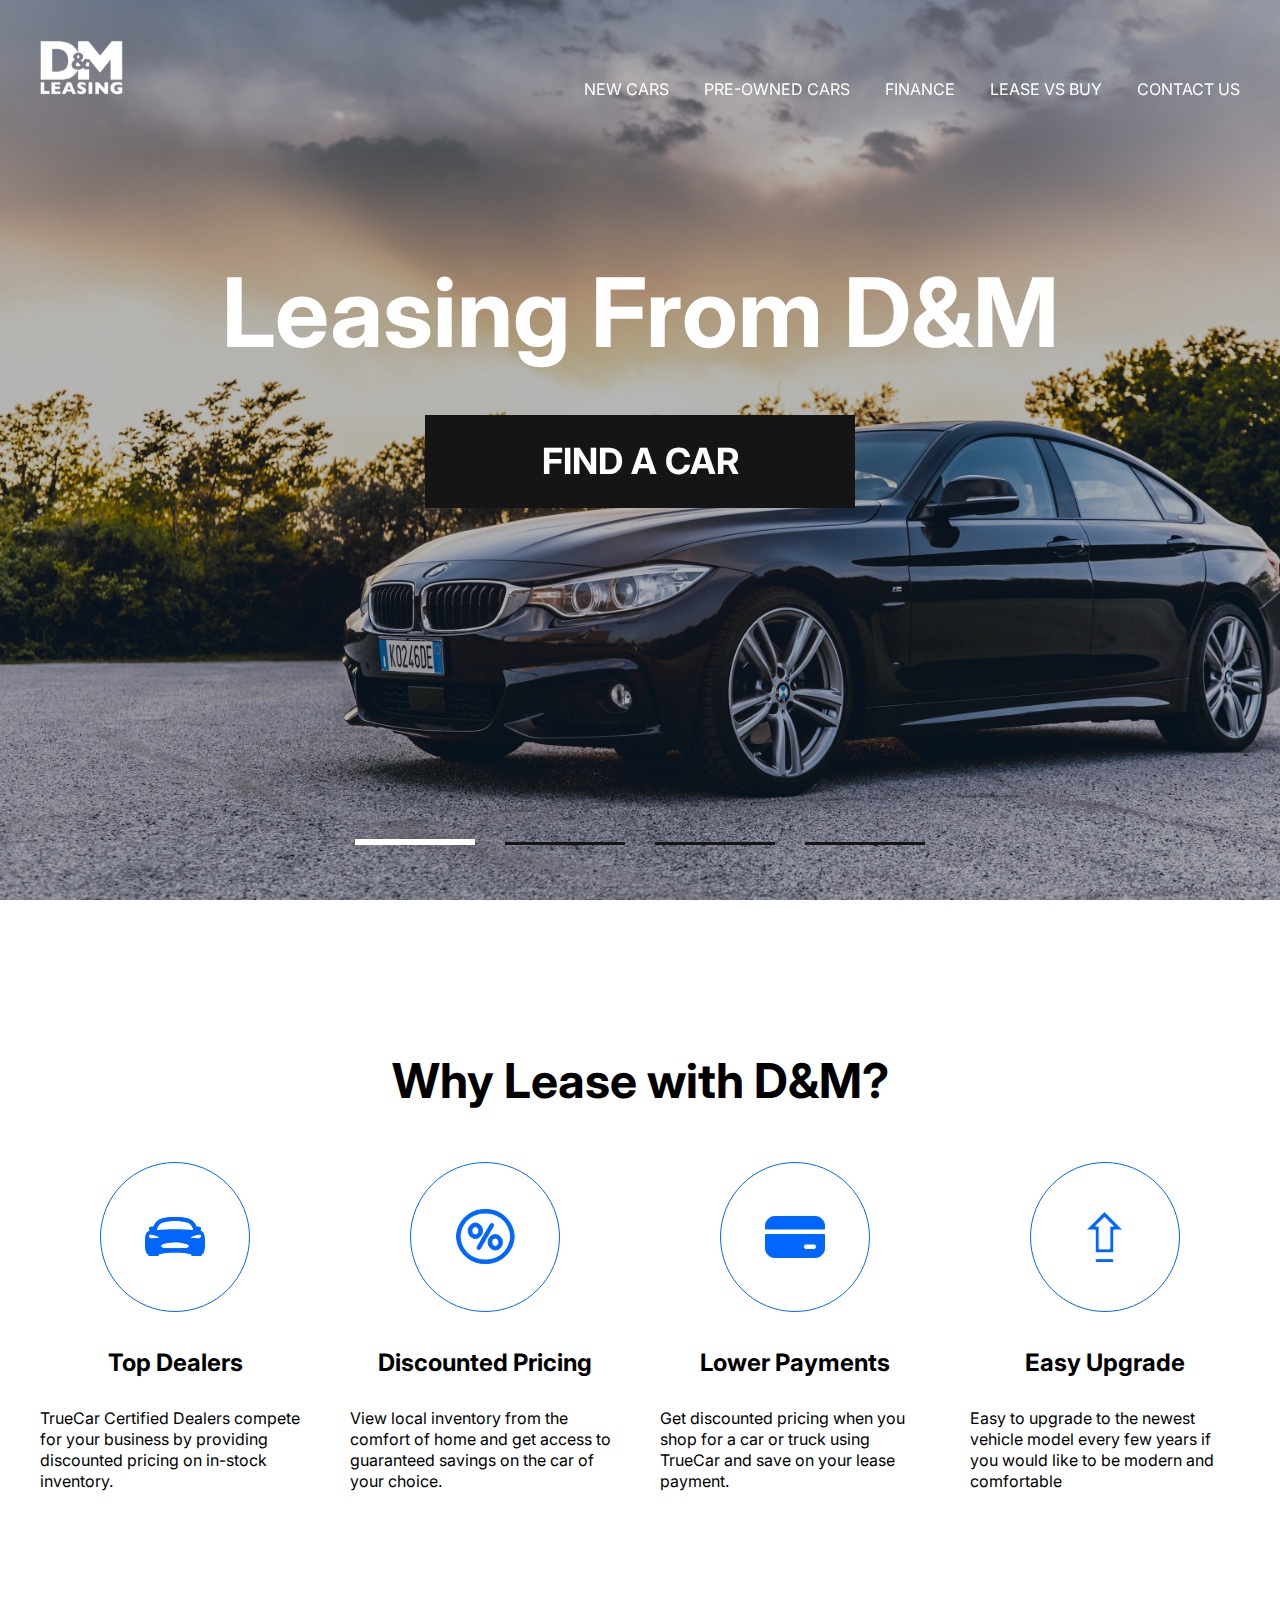
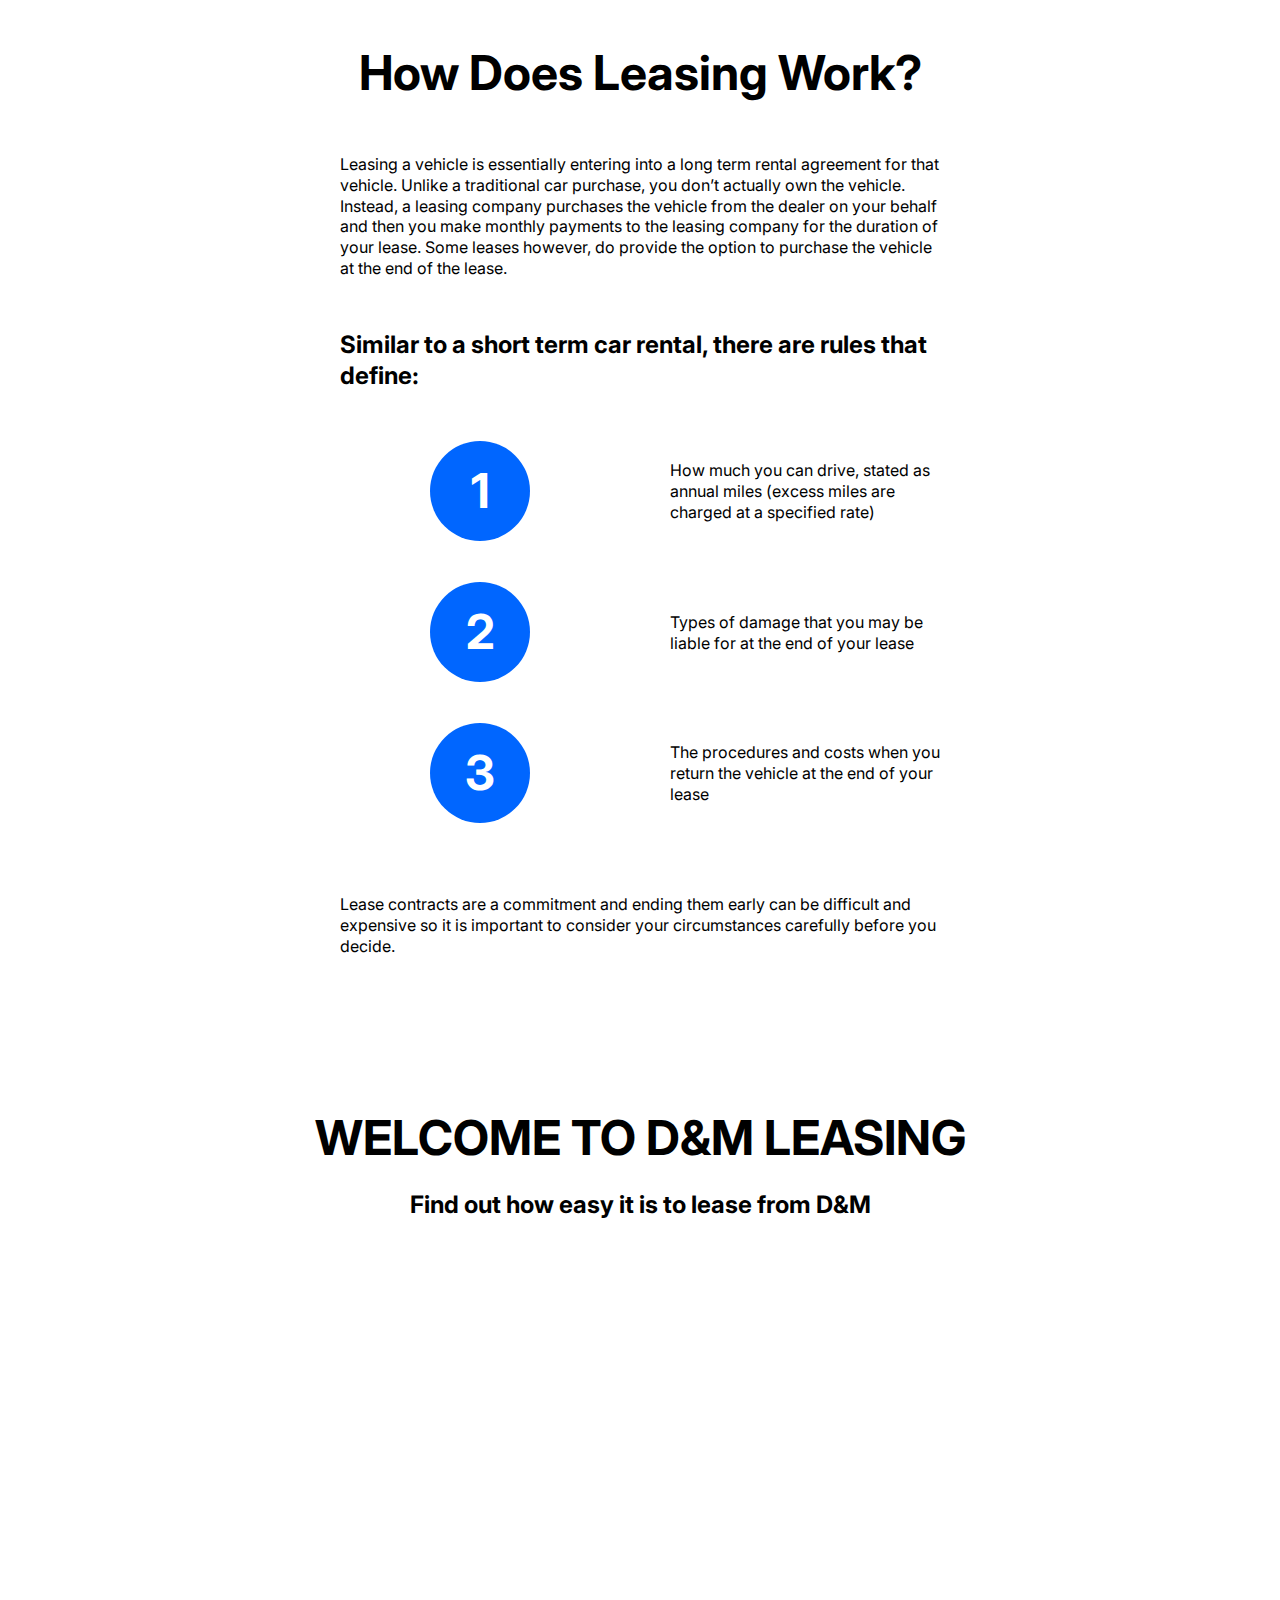
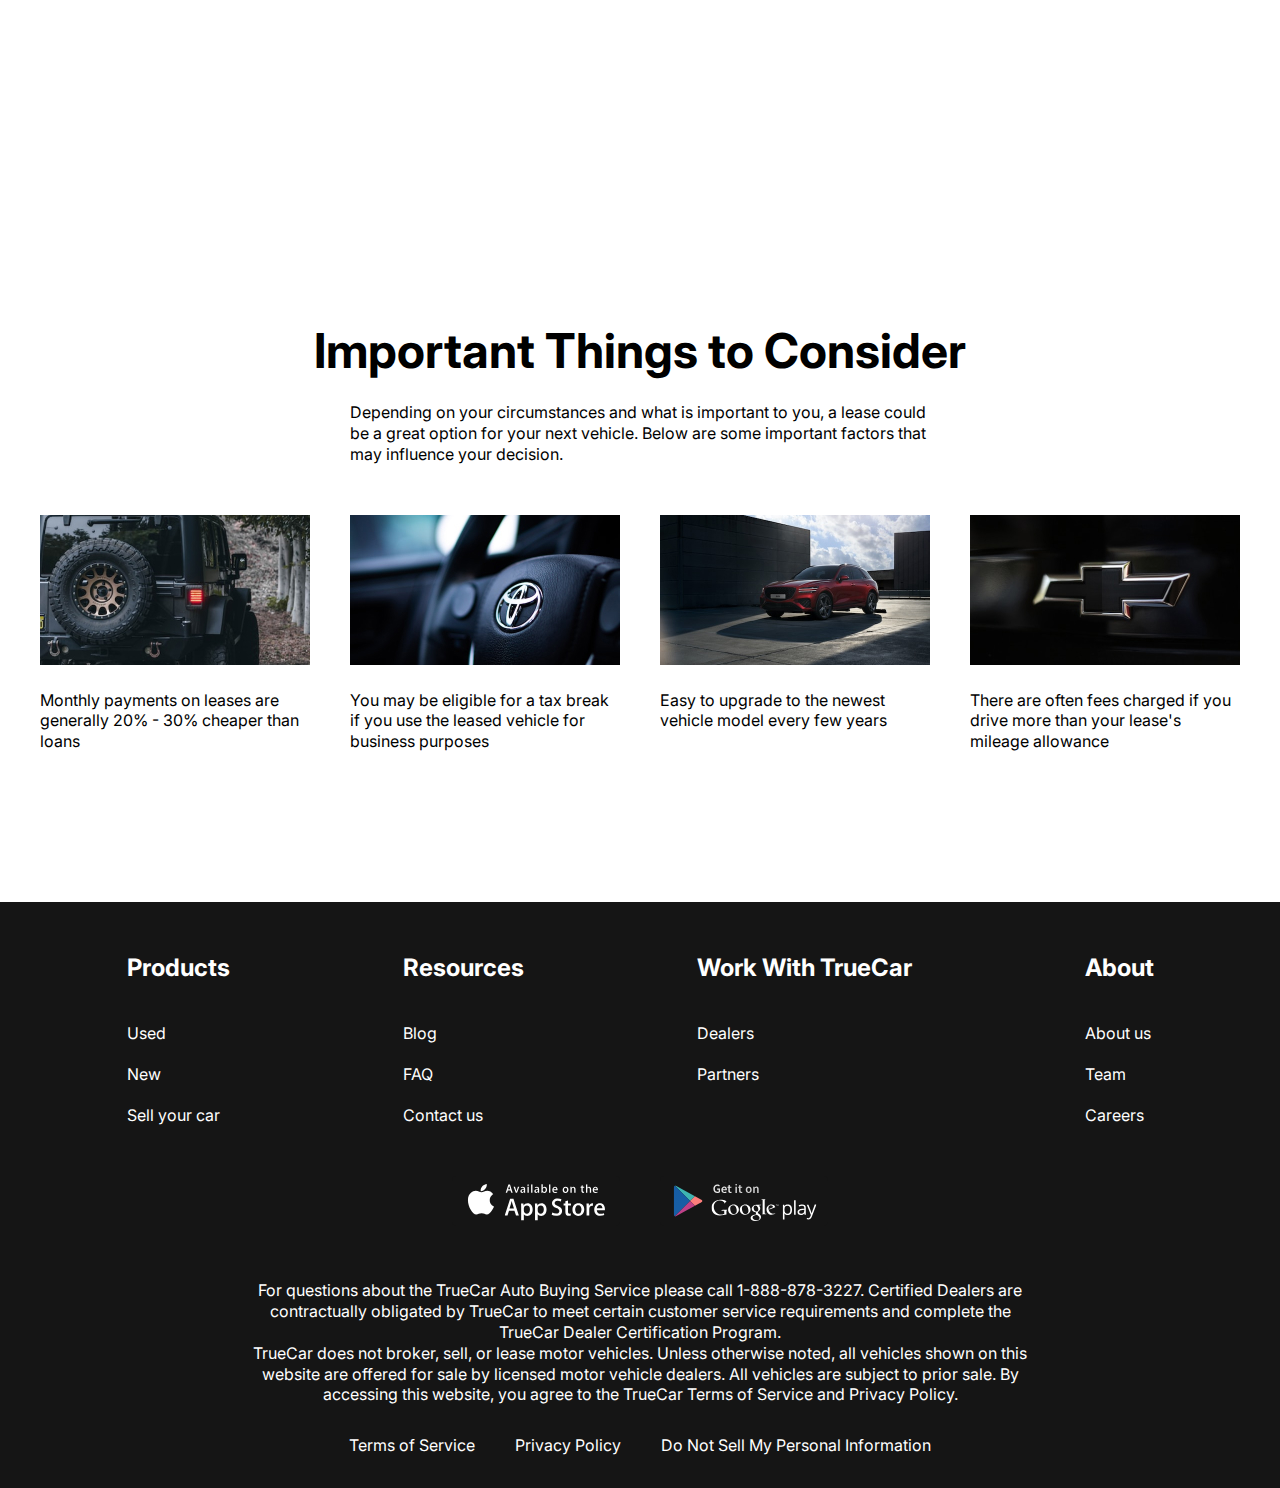
<file: index.html>
<!DOCTYPE html>
<html lang="en">
  <head>
    <meta charset="UTF-8" />
    <meta name="viewport" content="width=device-width, initial-scale=1.0" />
    <title>Lease Cars</title>
    <link rel="preconnect" href="https://fonts.googleapis.com" />
    <link rel="preconnect" href="https://fonts.gstatic.com" crossorigin />
    <link
      href="https://fonts.googleapis.com/css2?family=Inter:wght@400;700&display=swap"
      rel="stylesheet"
    />
    <link rel="stylesheet" href="css/swiper-bundle.min.css" />
    <link rel="stylesheet" href="css/styles.css" />
    <link rel="stylesheet" href="css/adaptive.css" />
  </head>
  <body>
    <div class="wrapper">
      <header class="header header_main">
        <div class="container">
          <div class="header__inner">
            <a href="index.html" class="logo">
              <img src="images/logo.svg" alt="Logo" class="logo__img" />
            </a>
            <nav class="menu">
              <button class="menu__btn">
                <span></span>
                <span></span>
                <span></span>
              </button>
              <ul class="menu__list">
                <li class="menu__list-item">
                  <a href="new-cars.html" class="menu__list-link">NEW CARS</a>
                </li>
                <li class="menu__list-item">
                  <a href="#" class="menu__list-link">PRE-OWNED CARS</a>
                </li>
                <li class="menu__list-item">
                  <a href="#" class="menu__list-link">FINANCE</a>
                </li>
                <li class="menu__list-item">
                  <a href="#" class="menu__list-link">LEASE VS BUY</a>
                </li>
                <li class="menu__list-item">
                  <a href="contacts.html" class="menu__list-link">CONTACT US</a>
                </li>
              </ul>
            </nav>
          </div>
        </div>
      </header>
      <main class="main">
        <section class="top">
          <div class="container">
            <h1 class="top__title">Leasing From D&M</h1>
            <a href="new-cars.html" class="top__link">FIND A CAR</a>
          </div>
        </section>
        <div class="slider">
          <div class="swiper">
            <div class="swiper-wrapper">
              <div
                class="swiper-slide"
                style="background-image: url(images/top-1.jpg)"
              ></div>
              <div
                class="swiper-slide"
                style="background-image: url(images/top-2.jpg)"
              ></div>
              <div
                class="swiper-slide"
                style="background-image: url(images/top-1.jpg)"
              ></div>
              <div
                class="swiper-slide"
                style="background-image: url(images/top-2.jpg)"
              ></div>
            </div>
            <div class="swiper-pagination"></div>
          </div>
        </div>
        <section class="why">
          <div class="container">
            <h2 class="section-title">Why Lease with D&M?</h2>
            <ul class="why__list">
              <li class="why__item">
                <img src="images/why-1.svg" alt="Car" class="why__item-img" />
                <h3 class="why__item-title">Top Dealers</h3>
                <p class="why__item-text">
                  TrueCar Certified Dealers compete for your business by
                  providing discounted pricing on in-stock inventory.
                </p>
              </li>
              <li class="why__item">
                <img
                  src="images/why-2.svg"
                  alt="Discount"
                  class="why__item-img"
                />
                <h3 class="why__item-title">Discounted Pricing</h3>
                <p class="why__item-text">
                  View local inventory from the comfort of home and get access
                  to guaranteed savings on the car of your choice.
                </p>
              </li>
              <li class="why__item">
                <img src="images/why-3.svg" alt="Card" class="why__item-img" />
                <h3 class="why__item-title">Lower Payments</h3>
                <p class="why__item-text">
                  Get discounted pricing when you shop for a car or truck using
                  TrueCar and save on your lease payment.
                </p>
              </li>
              <li class="why__item">
                <img
                  src="images/why-4.svg"
                  alt="Upgrade"
                  class="why__item-img"
                />
                <h3 class="why__item-title">Easy Upgrade</h3>
                <p class="why__item-text">
                  Easy to upgrade to the newest vehicle model every few years if
                  you would like to be modern and comfortable
                </p>
              </li>
            </ul>
          </div>
        </section>
        <section class="how">
          <div class="container">
            <div class="how__inner">
              <h2 class="section-title">How Does Leasing Work?</h2>
              <p class="how__text">
                Leasing a vehicle is essentially entering into a long term
                rental agreement for that vehicle. Unlike a traditional car
                purchase, you don’t actually own the vehicle. Instead, a leasing
                company purchases the vehicle from the dealer on your behalf and
                then you make monthly payments to the leasing company for the
                duration of your lease. Some leases however, do provide the
                option to purchase the vehicle at the end of the lease.
              </p>
              <h4 class="how__title">
                Similar to a short term car rental, there are rules that define:
              </h4>
              <ol class="how__list">
                <li class="how__item">
                  How much you can drive, stated as annual miles (excess miles
                  are charged at a specified rate)
                </li>
                <li class="how__item">
                  Types of damage that you may be liable for at the end of your
                  lease
                </li>
                <li class="how__item">
                  The procedures and costs when you return the vehicle at the
                  end of your lease
                </li>
              </ol>
              <p class="how__text">
                Lease contracts are a commitment and ending them early can be
                difficult and expensive so it is important to consider your
                circumstances carefully before you decide.
              </p>
            </div>
          </div>
        </section>
        <section class="welcome">
          <div class="container">
            <h2 class="section-title welcome__title">WELCOME TO D&M LEASING</h2>
            <p class="welcome__text">
              Find out how easy it is to lease from D&M
            </p>
            <iframe
              class="welcome__video"
              width="1000"
              height="500"
              src="https://www.youtube.com/embed/72RhPZmeoS4?si=w_tvnFvDi1tFaTDL"
              title="YouTube video player"
              frameborder="0"
              allow="accelerometer; autoplay; clipboard-write; encrypted-media; gyroscope; picture-in-picture; web-share"
              referrerpolicy="strict-origin-when-cross-origin"
              allowfullscreen
            ></iframe>
          </div>
        </section>
        <section class="important">
          <div class="container">
            <h2 class="section-title important__title">
              Important Things to Consider
            </h2>
            <p class="important__text">
              Depending on your circumstances and what is important to you, a
              lease could be a great option for your next vehicle. Below are
              some important factors that may influence your decision.
            </p>
            <ul class="important__list">
              <li class="important__item">
                <img
                  src="images/important-1.jpg"
                  alt="Jeep"
                  class="important__item-img"
                />
                <p class="important__item-text">
                  Monthly payments on leases are generally 20% - 30% cheaper
                  than loans
                </p>
              </li>
              <li class="important__item">
                <img
                  src="images/important-2.jpg"
                  alt="Toyota"
                  class="important__item-img"
                />
                <p class="important__item-text">
                  You may be eligible for a tax break if you use the leased
                  vehicle for business purposes
                </p>
              </li>
              <li class="important__item">
                <img
                  src="images/important-3.jpg"
                  alt="Red car"
                  class="important__item-img"
                />
                <p class="important__item-text">
                  Easy to upgrade to the newest vehicle model every few years
                </p>
              </li>
              <li class="important__item">
                <img
                  src="images/important-4.jpg"
                  alt="Chevrolet"
                  class="important__item-img"
                />
                <p class="important__item-text">
                  There are often fees charged if you drive more than your
                  lease's mileage allowance
                </p>
              </li>
            </ul>
          </div>
        </section>
      </main>
      <footer class="footer">
        <div class="container">
          <nav class="footer__menu">
            <ul class="footer__menu-list">
              <li class="footer__menu-item">
                <p class="footer__menu-title">Products</p>
              </li>
              <li class="footer__menu-item">
                <a href="#">Used</a>
              </li>
              <li class="footer__menu-item">
                <a href="#">New</a>
              </li>
              <li class="footer__menu-item">
                <a href="#">Sell your car</a>
              </li>
            </ul>
            <ul class="footer__menu-list">
              <li class="footer__menu-item">
                <p class="footer__menu-title">Resources</p>
              </li>
              <li class="footer__menu-item">
                <a href="#">Blog</a>
              </li>
              <li class="footer__menu-item">
                <a href="#">FAQ</a>
              </li>
              <li class="footer__menu-item">
                <a href="#">Contact us</a>
              </li>
            </ul>
            <ul class="footer__menu-list">
              <li class="footer__menu-item">
                <p class="footer__menu-title">Work With TrueCar</p>
              </li>
              <li class="footer__menu-item">
                <a href="#">Dealers</a>
              </li>
              <li class="footer__menu-item">
                <a href="#">Partners</a>
              </li>
            </ul>
            <ul class="footer__menu-list">
              <li class="footer__menu-item">
                <p class="footer__menu-title">About</p>
              </li>
              <li class="footer__menu-item">
                <a href="#">About us</a>
              </li>
              <li class="footer__menu-item">
                <a href="#">Team</a>
              </li>
              <li class="footer__menu-item">
                <a href="#">Careers</a>
              </li>
            </ul>
          </nav>
          <ul class="footer__app-list">
            <li class="footer__app-item">
              <a href="#" class="footer__app-link">
                <img
                  src="images/app-store.svg"
                  alt="App Store"
                  class="footer__app-img"
                />
              </a>
            </li>
            <li class="footer__app-item">
              <a href="#" class="footer__app-link">
                <img
                  src="images/google-play.svg"
                  alt="Google Play"
                  class="footer__app-img"
                />
              </a>
            </li>
          </ul>
          <div class="footer__text">
            <p class="footer__text-item">
              For questions about the TrueCar Auto Buying Service please call
              1-888-878-3227. Certified Dealers are contractually obligated by
              TrueCar to meet certain customer service requirements and complete
              the TrueCar Dealer Certification Program.
            </p>
            <p class="footer__text-item">
              TrueCar does not broker, sell, or lease motor vehicles. Unless
              otherwise noted, all vehicles shown on this website are offered
              for sale by licensed motor vehicle dealers. All vehicles are
              subject to prior sale. By accessing this website, you agree to the
              TrueCar Terms of Service and Privacy Policy.
            </p>
          </div>
          <nav class="footer__copy">
            <ul class="footer__copy-list">
              <li class="footer__copy-item">
                <a href="#" class="footer__copy-link">Terms of Service</a>
              </li>
              <li class="footer__copy-item">
                <a href="#" class="footer__copy-link">Privacy Policy</a>
              </li>
              <li class="footer__copy-item">
                <a href="#" class="footer__copy-link">
                  Do Not Sell My Personal Information</a
                >
              </li>
            </ul>
          </nav>
        </div>
      </footer>
    </div>
    <script src="js/swiper-bundle.min.js"></script>
    <script src="js/script.js"></script>
  </body>
</html>
</file>
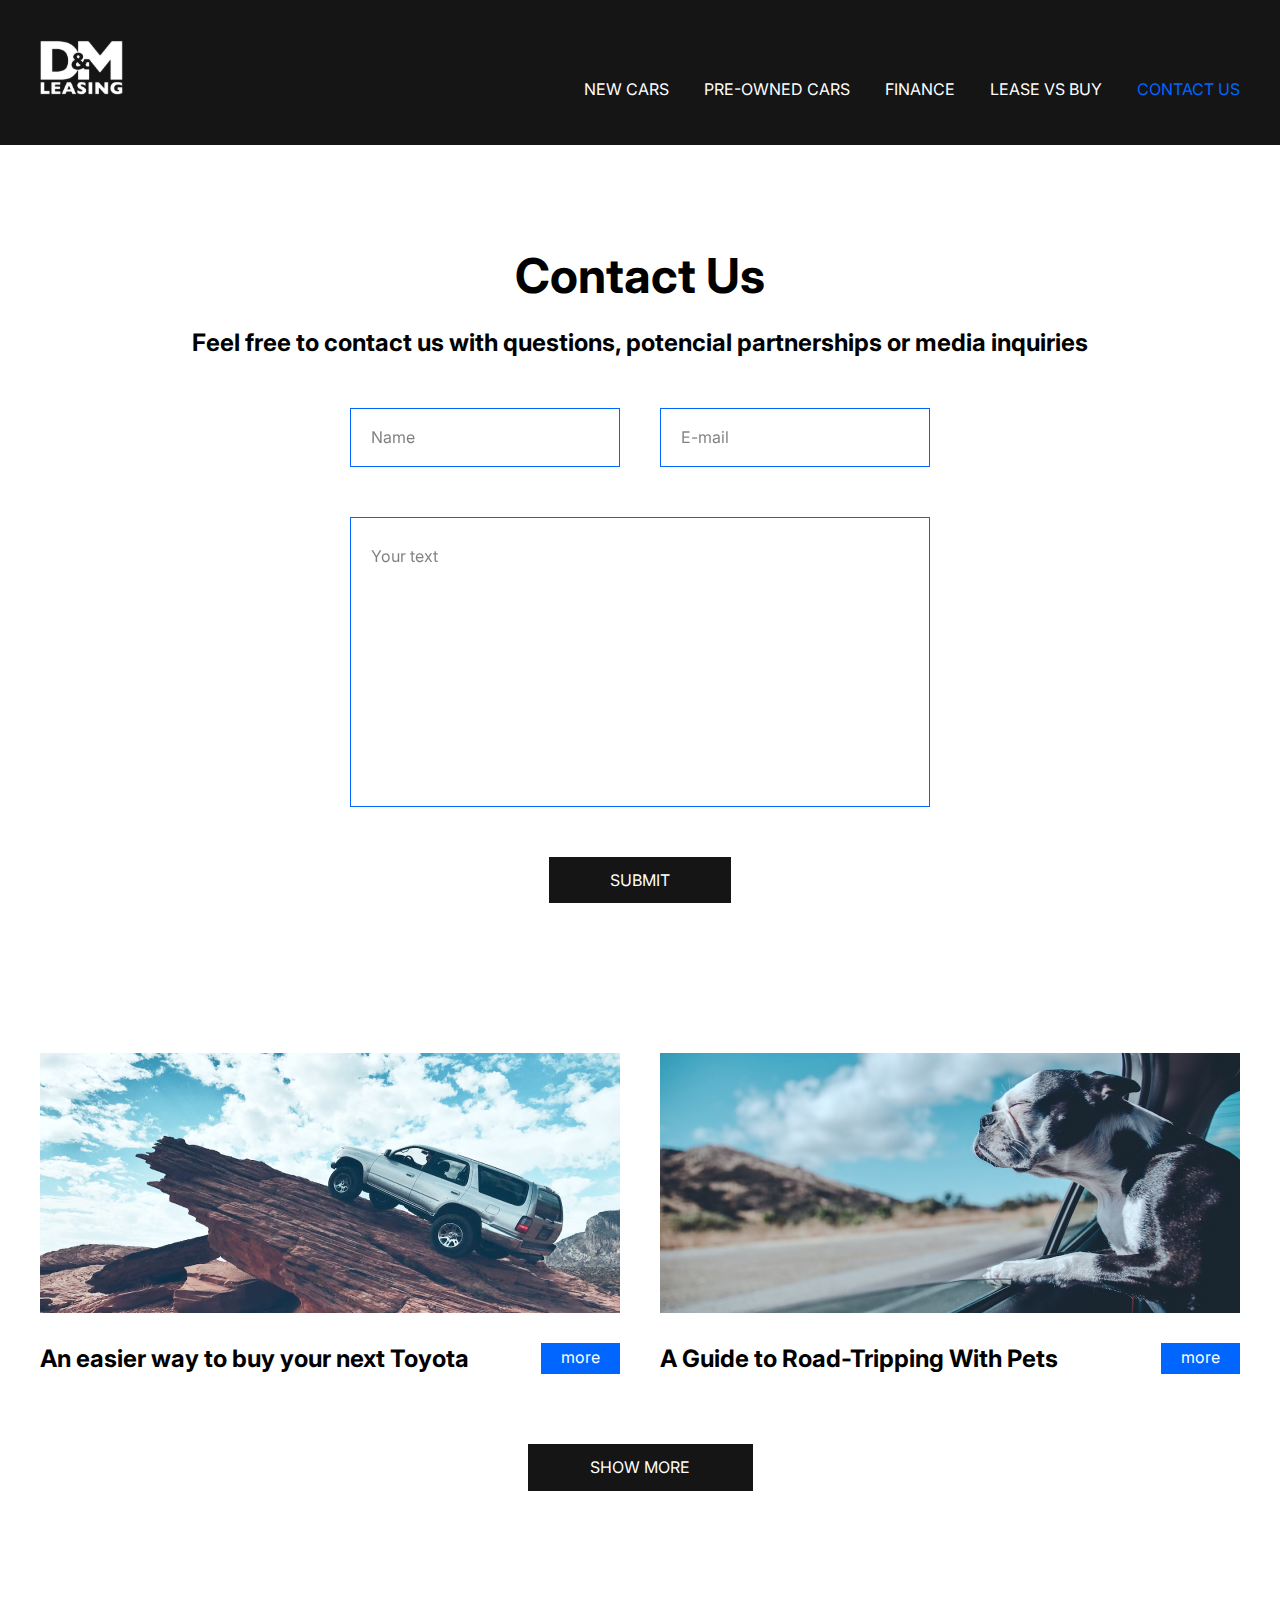
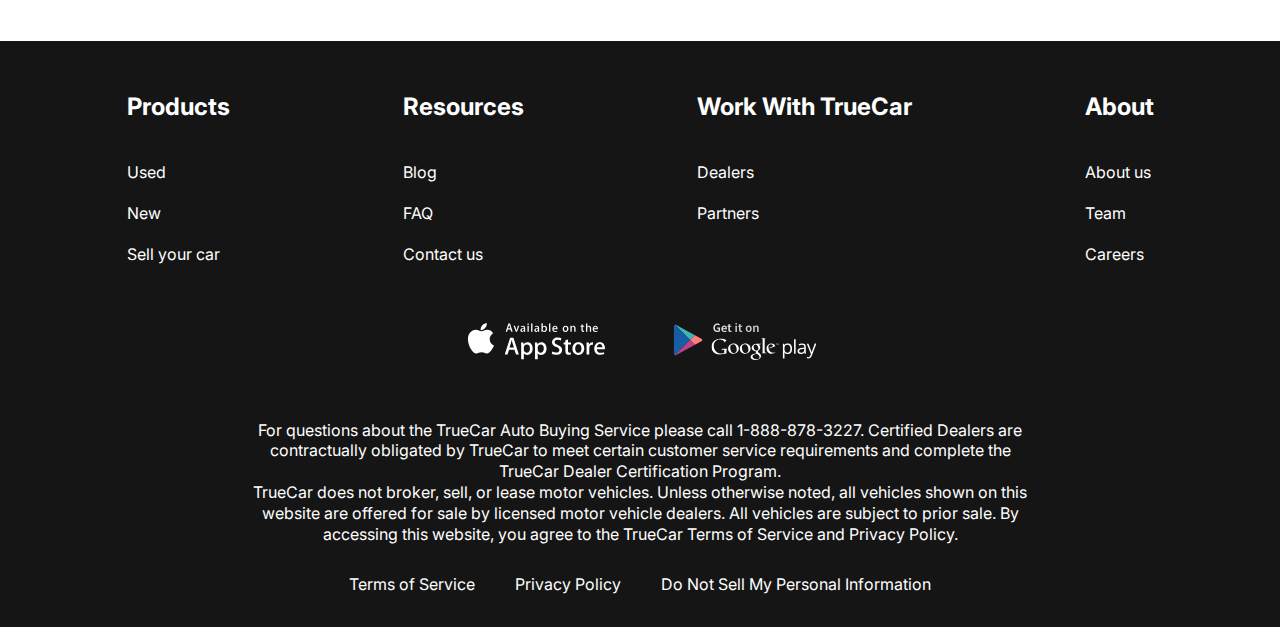
<file: contacts.html>
<!DOCTYPE html>
<html lang="en">
  <head>
    <meta charset="UTF-8" />
    <meta name="viewport" content="width=device-width, initial-scale=1.0" />
    <title>Lease Cars</title>
    <link rel="preconnect" href="https://fonts.googleapis.com" />
    <link rel="preconnect" href="https://fonts.gstatic.com" crossorigin />
    <link
      href="https://fonts.googleapis.com/css2?family=Inter:wght@400;700&display=swap"
      rel="stylesheet"
    />
    <link rel="stylesheet" href="css/styles.css" />
    <link rel="stylesheet" href="css/adaptive.css" />
  </head>
  <body>
    <div class="wrapper">
      <header class="header">
        <div class="container">
          <div class="header__inner">
            <a href="index.html" class="logo">
              <img src="images/logo.svg" alt="Logo" class="logo__img" />
            </a>
            <nav class="menu">
              <button class="menu__btn">
                <span></span>
                <span></span>
                <span></span>
              </button>
              <ul class="menu__list">
                <li class="menu__list-item">
                  <a href="new-cars.html" class="menu__list-link">NEW CARS</a>
                </li>
                <li class="menu__list-item">
                  <a href="#" class="menu__list-link">PRE-OWNED CARS</a>
                </li>
                <li class="menu__list-item">
                  <a href="#" class="menu__list-link">FINANCE</a>
                </li>
                <li class="menu__list-item">
                  <a href="#" class="menu__list-link">LEASE VS BUY</a>
                </li>
                <li class="menu__list-item">
                  <a href="#" class="menu__list-link menu__list-link_active"
                    >CONTACT US</a
                  >
                </li>
              </ul>
            </nav>
          </div>
        </div>
      </header>
      <main class="main">
        <section class="contacts">
          <div class="container">
            <h2 class="section-title contacts__title">Contact Us</h2>
            <p class="contacts__text">
              Feel free to contact us with questions, potencial partnerships or
              media inquiries
            </p>
            <form action="#" class="form">
              <input type="text" class="form__input" placeholder="Name" />
              <input type="email" class="form__input" placeholder="E-mail" />
              <textarea
                class="form__textarea"
                placeholder="Your text"
              ></textarea>
              <button class="form__btn" type="submit">SUBMIT</button>
            </form>
          </div>
        </section>
        <section class="blog">
          <div class="container">
            <div class="blog__items">
              <article class="blog__item">
                <img
                  src="images/blog-1.jpg"
                  alt="Toyota"
                  class="blog__item-img"
                />
                <h4 class="blog__item-title">
                  An easier way to buy your next Toyota
                </h4>
                <a href="#" class="blog__item-link">more</a>
              </article>
              <article class="blog__item">
                <img src="images/blog-2.jpg" alt="Dog" class="blog__item-img" />
                <h4 class="blog__item-title">
                  A Guide to Road-Tripping With Pets
                </h4>
                <a href="#" class="blog__item-link">more</a>
              </article>
            </div>
            <a href="#" class="showmore-link">SHOW MORE</a>
          </div>
        </section>
      </main>
      <footer class="footer">
        <div class="container">
          <nav class="footer__menu">
            <ul class="footer__menu-list">
              <li class="footer__menu-item">
                <p class="footer__menu-title">Products</p>
              </li>
              <li class="footer__menu-item">
                <a href="#">Used</a>
              </li>
              <li class="footer__menu-item">
                <a href="#">New</a>
              </li>
              <li class="footer__menu-item">
                <a href="#">Sell your car</a>
              </li>
            </ul>
            <ul class="footer__menu-list">
              <li class="footer__menu-item">
                <p class="footer__menu-title">Resources</p>
              </li>
              <li class="footer__menu-item">
                <a href="#">Blog</a>
              </li>
              <li class="footer__menu-item">
                <a href="#">FAQ</a>
              </li>
              <li class="footer__menu-item">
                <a href="#">Contact us</a>
              </li>
            </ul>
            <ul class="footer__menu-list">
              <li class="footer__menu-item">
                <p class="footer__menu-title">Work With TrueCar</p>
              </li>
              <li class="footer__menu-item">
                <a href="#">Dealers</a>
              </li>
              <li class="footer__menu-item">
                <a href="#">Partners</a>
              </li>
            </ul>
            <ul class="footer__menu-list">
              <li class="footer__menu-item">
                <p class="footer__menu-title">About</p>
              </li>
              <li class="footer__menu-item">
                <a href="#">About us</a>
              </li>
              <li class="footer__menu-item">
                <a href="#">Team</a>
              </li>
              <li class="footer__menu-item">
                <a href="#">Careers</a>
              </li>
            </ul>
          </nav>
          <ul class="footer__app-list">
            <li class="footer__app-item">
              <a href="#" class="footer__app-link">
                <img
                  src="images/app-store.svg"
                  alt="App Store"
                  class="footer__app-img"
                />
              </a>
            </li>
            <li class="footer__app-item">
              <a href="#" class="footer__app-link">
                <img
                  src="images/google-play.svg"
                  alt="Google Play"
                  class="footer__app-img"
                />
              </a>
            </li>
          </ul>
          <div class="footer__text">
            <p class="footer__text-item">
              For questions about the TrueCar Auto Buying Service please call
              1-888-878-3227. Certified Dealers are contractually obligated by
              TrueCar to meet certain customer service requirements and complete
              the TrueCar Dealer Certification Program.
            </p>
            <p class="footer__text-item">
              TrueCar does not broker, sell, or lease motor vehicles. Unless
              otherwise noted, all vehicles shown on this website are offered
              for sale by licensed motor vehicle dealers. All vehicles are
              subject to prior sale. By accessing this website, you agree to the
              TrueCar Terms of Service and Privacy Policy.
            </p>
          </div>
          <nav class="footer__copy">
            <ul class="footer__copy-list">
              <li class="footer__copy-item">
                <a href="#" class="footer__copy-link">Terms of Service</a>
              </li>
              <li class="footer__copy-item">
                <a href="#" class="footer__copy-link">Privacy Policy</a>
              </li>
              <li class="footer__copy-item">
                <a href="#" class="footer__copy-link">
                  Do Not Sell My Personal Information</a
                >
              </li>
            </ul>
          </nav>
        </div>
      </footer>
    </div>
    <script src="js/script.js"></script>
  </body>
</html>
</file>
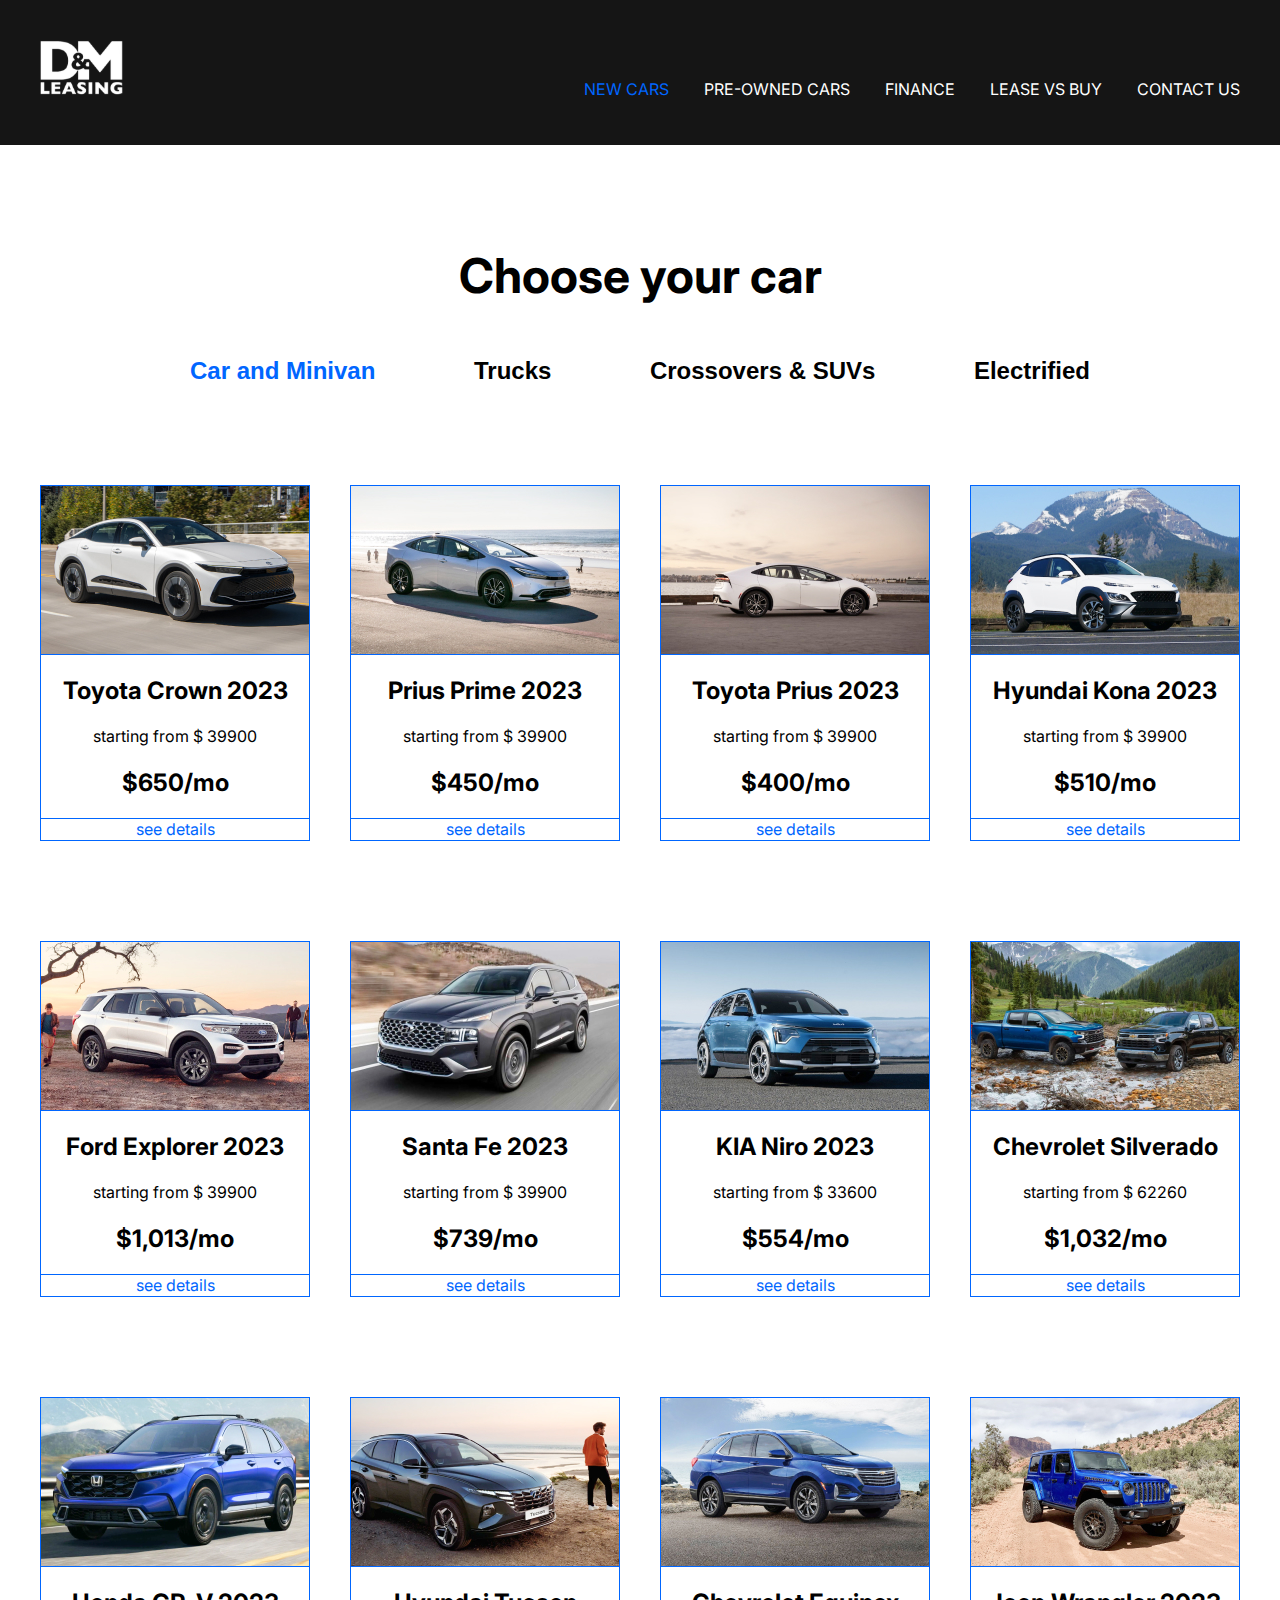
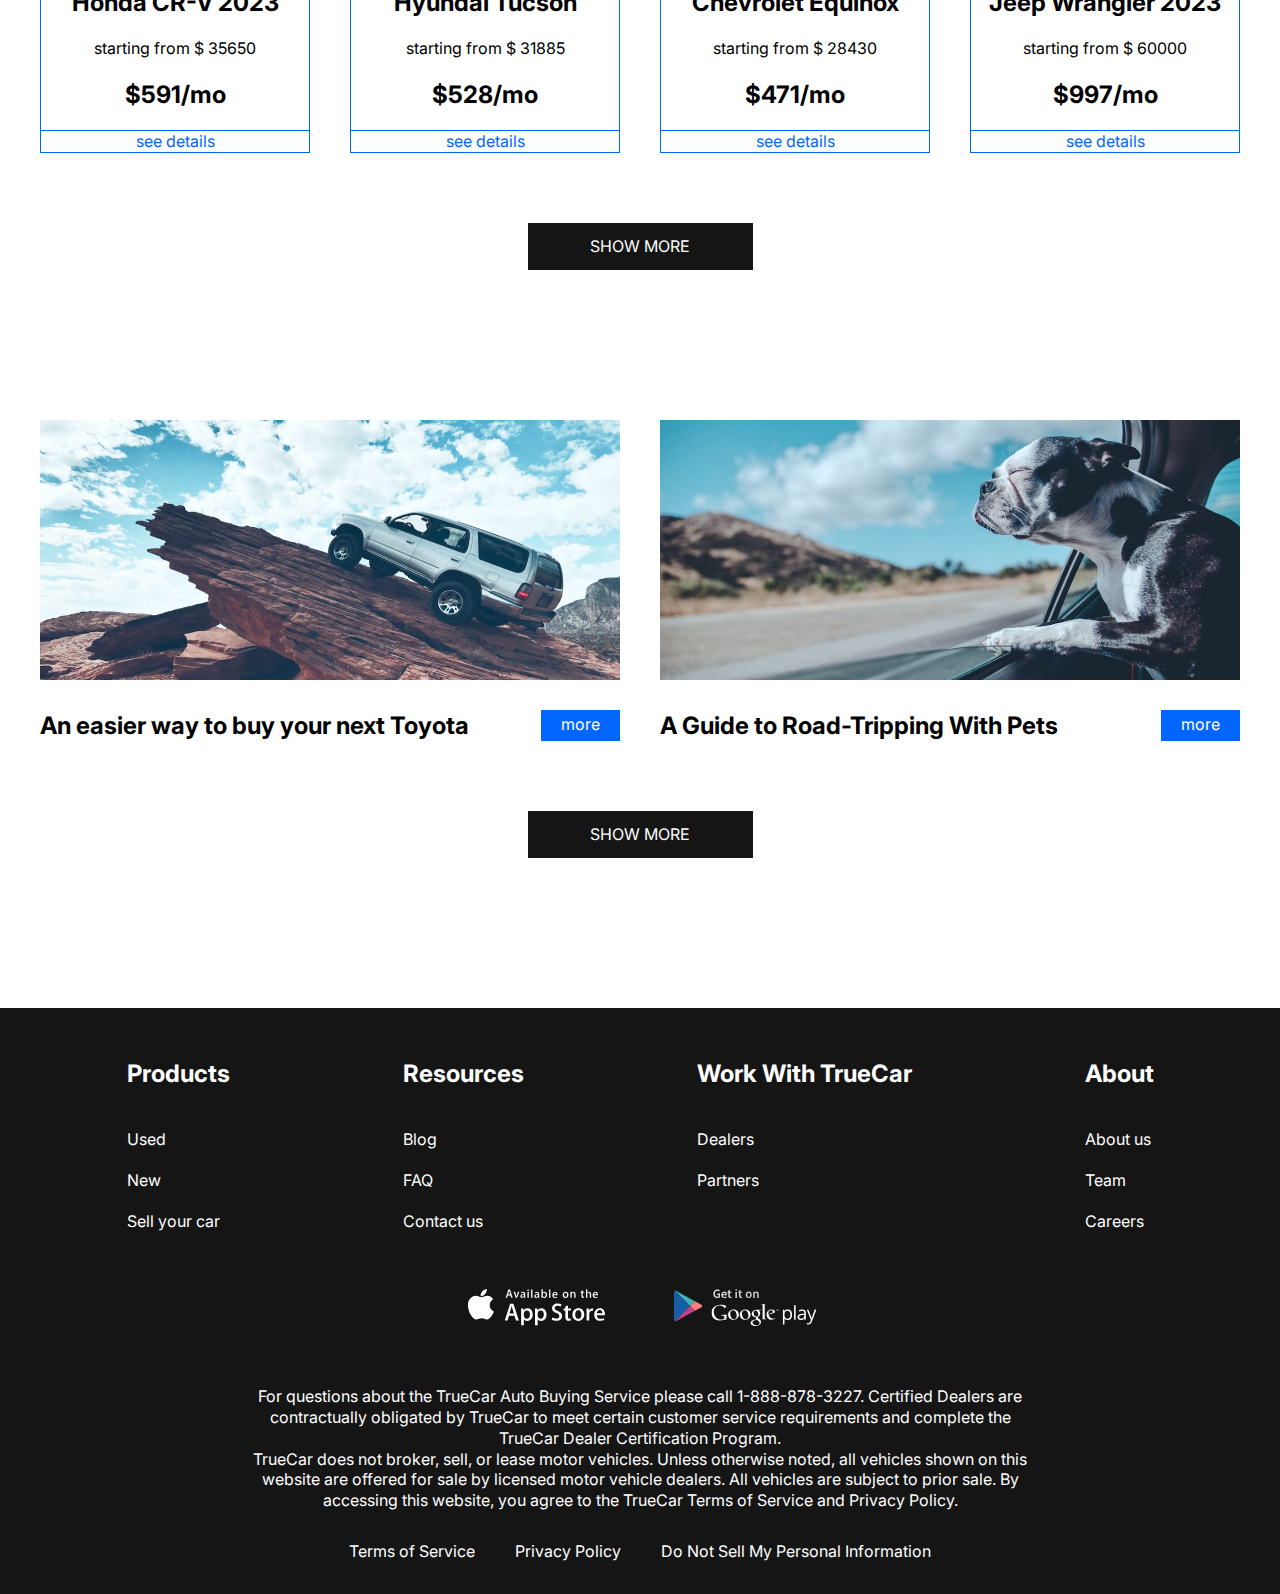
<file: new-cars.html>
<!DOCTYPE html>
<html lang="en">
  <head>
    <meta charset="UTF-8" />
    <meta name="viewport" content="width=device-width, initial-scale=1.0" />
    <title>Lease Cars</title>
    <link rel="preconnect" href="https://fonts.googleapis.com" />
    <link rel="preconnect" href="https://fonts.gstatic.com" crossorigin />
    <link
      href="https://fonts.googleapis.com/css2?family=Inter:wght@400;700&display=swap"
      rel="stylesheet"
    />
    <link rel="stylesheet" href="css/styles.css" />
    <link rel="stylesheet" href="css/adaptive.css" />
  </head>
  <body>
    <div class="wrapper">
      <header class="header">
        <div class="container">
          <div class="header__inner">
            <a href="index.html" class="logo">
              <img src="images/logo.svg" alt="Logo" class="logo__img" />
            </a>
            <nav class="menu">
              <button class="menu__btn">
                <span></span>
                <span></span>
                <span></span>
              </button>
              <ul class="menu__list">
                <li class="menu__list-item">
                  <a href="#" class="menu__list-link menu__list-link_active"
                    >NEW CARS</a
                  >
                </li>
                <li class="menu__list-item">
                  <a href="#" class="menu__list-link">PRE-OWNED CARS</a>
                </li>
                <li class="menu__list-item">
                  <a href="#" class="menu__list-link">FINANCE</a>
                </li>
                <li class="menu__list-item">
                  <a href="#" class="menu__list-link">LEASE VS BUY</a>
                </li>
                <li class="menu__list-item">
                  <a href="contacts.html" class="menu__list-link">CONTACT US</a>
                </li>
              </ul>
            </nav>
          </div>
        </div>
      </header>
      <main class="main">
        <section class="choose">
          <div class="container">
            <h2 class="section-title">Choose your car</h2>
            <div class="tabs">
              <div class="tabs__btns">
                <button
                  class="tabs__btns-item tabs__btns-item_active"
                  data-btn="content-1"
                >
                  Car and Minivan
                </button>
                <button class="tabs__btns-item" data-btn="content-2">
                  Trucks
                </button>
                <button class="tabs__btns-item" data-btn="content-3">
                  Crossovers & SUVs
                </button>
                <button class="tabs__btns-item" data-btn="content-4">
                  Electrified
                </button>
              </div>
              <div class="tabs__content">
                <div
                  id="content-1"
                  class="tabs__content-item tabs__content-item_active"
                >
                  <div class="card">
                    <img src="images/card-1.jpg" alt="Car" class="card__img" />
                    <div class="card__content">
                      <h5 class="card__title">Toyota Crown 2023</h5>
                      <p class="card__text">starting from $ 39900</p>
                      <p class="card__price">$650/mo</p>
                    </div>
                    <a href="#" class="card__link">see details</a>
                  </div>
                  <div class="card">
                    <img src="images/card-2.jpg" alt="Car" class="card__img" />
                    <div class="card__content">
                      <h5 class="card__title">Prius Prime 2023</h5>
                      <p class="card__text">starting from $ 39900</p>
                      <p class="card__price">$450/mo</p>
                    </div>
                    <a href="#" class="card__link">see details</a>
                  </div>
                  <div class="card">
                    <img src="images/card-3.jpg" alt="Car" class="card__img" />
                    <div class="card__content">
                      <h5 class="card__title">Toyota Prius 2023</h5>
                      <p class="card__text">starting from $ 39900</p>
                      <p class="card__price">$400/mo</p>
                    </div>
                    <a href="#" class="card__link">see details</a>
                  </div>
                  <div class="card">
                    <img src="images/card-4.jpg" alt="Car" class="card__img" />
                    <div class="card__content">
                      <h5 class="card__title">Hyundai Kona 2023</h5>
                      <p class="card__text">starting from $ 39900</p>
                      <p class="card__price">$510/mo</p>
                    </div>
                    <a href="#" class="card__link">see details</a>
                  </div>
                  <div class="card">
                    <img src="images/card-5.jpg" alt="Car" class="card__img" />
                    <div class="card__content">
                      <h5 class="card__title">Ford Explorer 2023</h5>
                      <p class="card__text">starting from $ 39900</p>
                      <p class="card__price">$1,013/mo</p>
                    </div>
                    <a href="#" class="card__link">see details</a>
                  </div>
                  <div class="card">
                    <img src="images/card-6.jpg" alt="Car" class="card__img" />
                    <div class="card__content">
                      <h5 class="card__title">Santa Fe 2023</h5>
                      <p class="card__text">starting from $ 39900</p>
                      <p class="card__price">$739/mo</p>
                    </div>
                    <a href="#" class="card__link">see details</a>
                  </div>
                  <div class="card">
                    <img src="images/card-7.jpg" alt="Car" class="card__img" />
                    <div class="card__content">
                      <h5 class="card__title">KIA Niro 2023</h5>
                      <p class="card__text">starting from $ 33600</p>
                      <p class="card__price">$554/mo</p>
                    </div>
                    <a href="#" class="card__link">see details</a>
                  </div>
                  <div class="card">
                    <img src="images/card-8.jpg" alt="Car" class="card__img" />
                    <div class="card__content">
                      <h5 class="card__title">Chevrolet Silverado</h5>
                      <p class="card__text">starting from $ 62260</p>
                      <p class="card__price">$1,032/mo</p>
                    </div>
                    <a href="#" class="card__link">see details</a>
                  </div>
                  <div class="card">
                    <img src="images/card-9.jpg" alt="Car" class="card__img" />
                    <div class="card__content">
                      <h5 class="card__title">Honda CR-V 2023</h5>
                      <p class="card__text">starting from $ 35650</p>
                      <p class="card__price">$591/mo</p>
                    </div>
                    <a href="#" class="card__link">see details</a>
                  </div>
                  <div class="card">
                    <img src="images/card-10.jpg" alt="Car" class="card__img" />
                    <div class="card__content">
                      <h5 class="card__title">Hyundai Tucson</h5>
                      <p class="card__text">starting from $ 31885</p>
                      <p class="card__price">$528/mo</p>
                    </div>
                    <a href="#" class="card__link">see details</a>
                  </div>
                  <div class="card">
                    <img src="images/card-11.jpg" alt="Car" class="card__img" />
                    <div class="card__content">
                      <h5 class="card__title">Chevrolet Equinox</h5>
                      <p class="card__text">starting from $ 28430</p>
                      <p class="card__price">$471/mo</p>
                    </div>
                    <a href="#" class="card__link">see details</a>
                  </div>
                  <div class="card">
                    <img src="images/card-12.jpg" alt="Car" class="card__img" />
                    <div class="card__content">
                      <h5 class="card__title">Jeep Wrangler 2023</h5>
                      <p class="card__text">starting from $ 60000</p>
                      <p class="card__price">$997/mo</p>
                    </div>
                    <a href="#" class="card__link">see details</a>
                  </div>
                </div>
                <div id="content-2" class="tabs__content-item">
                  <div class="card">
                    <img src="images/card-10.jpg" alt="Car" class="card__img" />
                    <div class="card__content">
                      <h5 class="card__title">Hyundai Tucson</h5>
                      <p class="card__text">starting from $ 31885</p>
                      <p class="card__price">$528/mo</p>
                    </div>
                    <a href="#" class="card__link">see details</a>
                  </div>
                  <div class="card">
                    <img src="images/card-11.jpg" alt="Car" class="card__img" />
                    <div class="card__content">
                      <h5 class="card__title">Chevrolet Equinox</h5>
                      <p class="card__text">starting from $ 28430</p>
                      <p class="card__price">$471/mo</p>
                    </div>
                    <a href="#" class="card__link">see details</a>
                  </div>
                  <div class="card">
                    <img src="images/card-12.jpg" alt="Car" class="card__img" />
                    <div class="card__content">
                      <h5 class="card__title">Jeep Wrangler 2023</h5>
                      <p class="card__text">starting from $ 60000</p>
                      <p class="card__price">$997/mo</p>
                    </div>
                    <a href="#" class="card__link">see details</a>
                  </div>
                </div>
                <div id="content-3" class="tabs__content-item">
                  <div class="card">
                    <img src="images/card-5.jpg" alt="Car" class="card__img" />
                    <div class="card__content">
                      <h5 class="card__title">Ford Explorer 2023</h5>
                      <p class="card__text">starting from $ 39900</p>
                      <p class="card__price">$1,013/mo</p>
                    </div>
                    <a href="#" class="card__link">see details</a>
                  </div>
                  <div class="card">
                    <img src="images/card-6.jpg" alt="Car" class="card__img" />
                    <div class="card__content">
                      <h5 class="card__title">Santa Fe 2023</h5>
                      <p class="card__text">starting from $ 39900</p>
                      <p class="card__price">$739/mo</p>
                    </div>
                    <a href="#" class="card__link">see details</a>
                  </div>
                  <div class="card">
                    <img src="images/card-7.jpg" alt="Car" class="card__img" />
                    <div class="card__content">
                      <h5 class="card__title">KIA Niro 2023</h5>
                      <p class="card__text">starting from $ 33600</p>
                      <p class="card__price">$554/mo</p>
                    </div>
                    <a href="#" class="card__link">see details</a>
                  </div>
                  <div class="card">
                    <img src="images/card-8.jpg" alt="Car" class="card__img" />
                    <div class="card__content">
                      <h5 class="card__title">Chevrolet Silverado</h5>
                      <p class="card__text">starting from $ 62260</p>
                      <p class="card__price">$1,032/mo</p>
                    </div>
                    <a href="#" class="card__link">see details</a>
                  </div>
                </div>
                <div id="content-4" class="tabs__content-item">
                  <div class="card">
                    <img src="images/card-10.jpg" alt="Car" class="card__img" />
                    <div class="card__content">
                      <h5 class="card__title">Hyundai Tucson</h5>
                      <p class="card__text">starting from $ 31885</p>
                      <p class="card__price">$528/mo</p>
                    </div>
                    <a href="#" class="card__link">see details</a>
                  </div>
                  <div class="card">
                    <img src="images/card-11.jpg" alt="Car" class="card__img" />
                    <div class="card__content">
                      <h5 class="card__title">Chevrolet Equinox</h5>
                      <p class="card__text">starting from $ 28430</p>
                      <p class="card__price">$471/mo</p>
                    </div>
                    <a href="#" class="card__link">see details</a>
                  </div>
                </div>
              </div>
            </div>
            <a href="#" class="showmore-link">SHOW MORE</a>
          </div>
        </section>
        <section class="blog">
          <div class="container">
            <div class="blog__items">
              <article class="blog__item">
                <img
                  src="images/blog-1.jpg"
                  alt="Toyota"
                  class="blog__item-img"
                />
                <h4 class="blog__item-title">
                  An easier way to buy your next Toyota
                </h4>
                <a href="#" class="blog__item-link">more</a>
              </article>
              <article class="blog__item">
                <img src="images/blog-2.jpg" alt="Dog" class="blog__item-img" />
                <h4 class="blog__item-title">
                  A Guide to Road-Tripping With Pets
                </h4>
                <a href="#" class="blog__item-link">more</a>
              </article>
            </div>
            <a href="#" class="showmore-link">SHOW MORE</a>
          </div>
        </section>
      </main>
      <footer class="footer">
        <div class="container">
          <nav class="footer__menu">
            <ul class="footer__menu-list">
              <li class="footer__menu-item">
                <p class="footer__menu-title">Products</p>
              </li>
              <li class="footer__menu-item">
                <a href="#">Used</a>
              </li>
              <li class="footer__menu-item">
                <a href="#">New</a>
              </li>
              <li class="footer__menu-item">
                <a href="#">Sell your car</a>
              </li>
            </ul>
            <ul class="footer__menu-list">
              <li class="footer__menu-item">
                <p class="footer__menu-title">Resources</p>
              </li>
              <li class="footer__menu-item">
                <a href="#">Blog</a>
              </li>
              <li class="footer__menu-item">
                <a href="#">FAQ</a>
              </li>
              <li class="footer__menu-item">
                <a href="#">Contact us</a>
              </li>
            </ul>
            <ul class="footer__menu-list">
              <li class="footer__menu-item">
                <p class="footer__menu-title">Work With TrueCar</p>
              </li>
              <li class="footer__menu-item">
                <a href="#">Dealers</a>
              </li>
              <li class="footer__menu-item">
                <a href="#">Partners</a>
              </li>
            </ul>
            <ul class="footer__menu-list">
              <li class="footer__menu-item">
                <p class="footer__menu-title">About</p>
              </li>
              <li class="footer__menu-item">
                <a href="#">About us</a>
              </li>
              <li class="footer__menu-item">
                <a href="#">Team</a>
              </li>
              <li class="footer__menu-item">
                <a href="#">Careers</a>
              </li>
            </ul>
          </nav>
          <ul class="footer__app-list">
            <li class="footer__app-item">
              <a href="#" class="footer__app-link">
                <img
                  src="images/app-store.svg"
                  alt="App Store"
                  class="footer__app-img"
                />
              </a>
            </li>
            <li class="footer__app-item">
              <a href="#" class="footer__app-link">
                <img
                  src="images/google-play.svg"
                  alt="Google Play"
                  class="footer__app-img"
                />
              </a>
            </li>
          </ul>
          <div class="footer__text">
            <p class="footer__text-item">
              For questions about the TrueCar Auto Buying Service please call
              1-888-878-3227. Certified Dealers are contractually obligated by
              TrueCar to meet certain customer service requirements and complete
              the TrueCar Dealer Certification Program.
            </p>
            <p class="footer__text-item">
              TrueCar does not broker, sell, or lease motor vehicles. Unless
              otherwise noted, all vehicles shown on this website are offered
              for sale by licensed motor vehicle dealers. All vehicles are
              subject to prior sale. By accessing this website, you agree to the
              TrueCar Terms of Service and Privacy Policy.
            </p>
          </div>
          <nav class="footer__copy">
            <ul class="footer__copy-list">
              <li class="footer__copy-item">
                <a href="#" class="footer__copy-link">Terms of Service</a>
              </li>
              <li class="footer__copy-item">
                <a href="#" class="footer__copy-link">Privacy Policy</a>
              </li>
              <li class="footer__copy-item">
                <a href="#" class="footer__copy-link">
                  Do Not Sell My Personal Information</a
                >
              </li>
            </ul>
          </nav>
        </div>
      </footer>
    </div>
    <script src="js/script.js"></script>
  </body>
</html>
</file>
<file: css/styles.css>
html {
  box-sizing: border-box;
}

*,
*:after,
*:before {
  box-sizing: inherit;
  margin: 0;
  padding: 0;
}

ul {
  list-style: none;
}

a {
  color: inherit;
  text-decoration: none;
}

html,
body {
  height: 100%;
}

.wrapper {
  min-height: 100%;
  display: flex;
  flex-direction: column;
}

.container {
  max-width: 1220px;
  margin: 0 auto;
  padding: 0 10px;
}

.section-title {
  margin-bottom: 50px;
  font-size: 48px;
  font-weight: 700;
  text-align: center;
}

.showmore-link {
  display: block;
  width: 225px;
  margin: 0 auto;
  padding: 13px;
  background-color: #151515;
  color: #fff;
  text-transform: uppercase;
  text-align: center;
}

.no-scroll {
  overflow: hidden;
}

body {
  font-family: "Inter", sans-serif;
  font-size: 16px;
  font-weight: 400;
  line-height: 1.3;
}

.main {
  flex-grow: 1;
}

.header {
  background-color: #151515;
}

.header_main {
  position: absolute;
  left: 0;
  right: 0;
  background-color: transparent;
  z-index: 10;
}

.header__inner {
  display: flex;
  justify-content: space-between;
  align-items: flex-end;
  padding: 40px 0 45px;
}

.menu__btn {
  display: none;
  width: 30px;
  height: 20px;
  flex-direction: column;
  justify-content: space-between;
  padding: 0;
  border: none;
  background-color: transparent;
  cursor: pointer;
}

.menu__btn span {
  width: 100%;
  height: 2px;
  background-color: #fff;
}

.menu__list {
  display: flex;
  gap: 35px;
}

.menu__list-link {
  color: #fff;
  text-transform: uppercase;
}

.menu__list-link_active {
  color: #0066ff;
}

.footer {
  padding: 50px 0 32px;
  background-color: #151515;
  color: #fff;
}

.footer__menu {
  display: flex;
  justify-content: space-around;
  margin-bottom: 50px;
}

.footer__menu-list {
  max-width: 250px;
}

.footer__menu-title {
  padding-bottom: 20px;
  font-size: 24px;
  font-weight: 700;
}

.footer__menu-item + .footer__menu-item {
  padding-top: 20px;
}

.footer__app-list {
  display: flex;
  justify-content: center;
  gap: 40px;
  margin-bottom: 50px;
}

.footer__text {
  max-width: 800px;
  margin: 0 auto 30px;
  text-align: center;
}

.footer__copy-list {
  display: flex;
  justify-content: center;
  gap: 40px;
}

.top {
  position: absolute;
  left: 0;
  right: 0;
  padding: 250px 0 50px;
  color: #fff;
  font-weight: 700;
  text-align: center;
  z-index: 5;
}

.top__title {
  padding-bottom: 40px;
  font-size: 96px;
}

.top__link {
  display: inline-block;
  max-width: 430px;
  width: 100%;
  padding: 23px;
  background-color: #151515;
  font-size: 36px;
  text-transform: uppercase;
}

.swiper-slide {
  height: 100vh;
  background-repeat: no-repeat;
  background-size: cover;
  background-position: center center;
}

.swiper-pagination-bullet {
  width: 120px;
  height: 3px;
  margin: 0 15px !important;
  background-color: #151515;
  border-radius: 0;
  opacity: 1;
}

.swiper-pagination-bullets.swiper-pagination-horizontal {
  bottom: 50px;
}

.swiper-pagination-bullet-active {
  height: 6px;
  background-color: #fff;
}

.why {
  padding: 150px 0;
}

.why__list {
  display: grid;
  grid-template-columns: repeat(4, 1fr);
  gap: 40px;
  text-align: center;
}

.why__item-img {
  margin-bottom: 30px;
}

.why__item-title {
  margin-bottom: 30px;
  font-size: 24px;
  font-weight: 700;
}

.why__item-text {
  text-align: left;
}

.how {
  padding-bottom: 150px;
}

.how__inner {
  max-width: 600px;
  margin: 0 auto;
}

.how__title {
  padding-top: 50px;
  font-size: 24px;
  font-weight: 700;
}

.how__list {
  padding: 50px 0 70px;
  counter-reset: howCounter;
}

.how__item {
  box-sizing: content-box;
  position: relative;
  width: 270px;
  min-height: 63px;
  display: flex;
  align-items: center;
  margin-left: auto;
  padding: 19px 0 19px 240px;
  list-style: none;
}

.how__item + .how__item {
  margin-top: 40px;
}

.how__item::before {
  content: counter(howCounter);
  counter-increment: howCounter;
  position: absolute;
  top: 0;
  left: 0;
  display: flex;
  justify-content: center;
  align-items: center;
  width: 100px;
  height: 100px;
  border-radius: 50%;
  background-color: #0066ff;
  color: #fff;
  font-size: 48px;
  font-weight: 700;
}

.welcome {
  padding-bottom: 150px;
}

.welcome__title {
  margin-bottom: 20px;
}

.welcome__text {
  margin-bottom: 50px;
  font-size: 24px;
  font-weight: 700;
  text-align: center;
}

.welcome__video {
  display: block;
  margin: 0 auto;
}

.important {
  padding-bottom: 150px;
}

.important__title {
  margin-bottom: 20px;
}

.important__text {
  max-width: 580px;
  margin: 0 auto 50px;
}

.important__list {
  display: grid;
  grid-template-columns: repeat(4, 1fr);
  gap: 40px;
}

.important__item-img {
  margin-bottom: 20px;
}

.contacts {
  padding: 100px 0 150px;
}

.contacts__title {
  margin-bottom: 20px;
}

.contacts__text {
  margin-bottom: 50px;
  padding: 0 100px;
  font-size: 24px;
  font-weight: 700;
  text-align: center;
}

.form {
  max-width: 580px;
  display: flex;
  flex-wrap: wrap;
  justify-content: space-between;
  margin: 0 auto;
}

.form__input {
  display: inline-block;
  width: 270px;
  margin-bottom: 50px;
  padding: 18px 20px;
  border: 1px solid #0066ff;
  font-family: "Inter", sans-serif;
  color: #000;
  font-size: 16px;
  font-weight: 400;
  line-height: 1.3;
}

.form__input::placeholder,
.form__textarea::placeholder {
  font-family: "Inter", sans-serif;
  color: #000;
  font-size: 16px;
  font-weight: 400;
  line-height: 1.3;
  opacity: 0.5;
}

.form__textarea {
  width: 100%;
  height: 290px;
  margin-bottom: 50px;
  padding: 28px 20px;
  border: 1px solid #0066ff;
  font-family: "Inter", sans-serif;
  color: #000;
  font-size: 16px;
  font-weight: 400;
  line-height: 1.3;
  resize: none;
}

.form__btn {
  margin: 0 auto;
  padding: 13px 61px;
  border: none;
  background-color: #151515;
  font-family: "Inter", sans-serif;
  color: #fff;
  font-size: 16px;
  font-weight: 400;
  text-transform: uppercase;
  cursor: pointer;
}

.blog {
  padding-bottom: 150px;
}

.blog__items {
  display: grid;
  grid-template-columns: repeat(2, 1fr);
  gap: 40px;
  margin-bottom: 70px;
}

.blog__item {
  display: flex;
  flex-wrap: wrap;
  justify-content: space-between;
}

.blog__item-img {
  width: 100%;
  margin-bottom: 30px;
}

.blog__item-title {
  flex-basis: 450px;
  font-size: 24px;
  font-weight: 700;
}

.blog__item-link {
  padding: 4px 20px;
  background-color: #0066ff;
  color: #fff;
}

.choose {
  padding: 100px 0 150px;
}

.tabs {
  margin-bottom: 70px;
}

.tabs__btns {
  display: flex;
  justify-content: space-between;
  padding: 0 150px 100px;
}

.tabs__btns-item {
  padding: 0;
  border: none;
  background-color: transparent;
  font-size: 24px;
  font-weight: 700;
  cursor: pointer;
}

.tabs__btns-item_active {
  color: #0066ff;
}

.tabs__content-item {
  display: none;
  grid-template-columns: repeat(4, 1fr);
  gap: 100px 40px;
}

.tabs__content-item_active {
  display: grid;
}

.card {
  text-align: center;
}

.card__img {
  display: block;
  width: 100%;
}

.card__content {
  padding: 0 5px;
  border: 1px solid #0066ff;
  border-top: none;
}

.card__title {
  margin-bottom: 20px;
  padding-top: 20px;
  font-size: 24px;
  font-weight: 700;
}

.card__text {
  margin-bottom: 20px;
}

.card__price {
  margin-bottom: 20px;
  font-size: 24px;
  font-weight: 700;
}

.card__link {
  display: block;
  border: 1px solid #0066ff;
  border-top: none;
  color: #0066ff;
}
</file>
<file: css/adaptive.css>
@media (max-width: 1180px) {
  .important__list {
    gap: 30px 20px;
  }

  .important__item-img {
    width: 100%;
  }

  .tabs__content-item {
    grid-template-columns: repeat(3, 1fr);
  }
}

@media (max-width: 1040px) {
  .welcome__video {
    width: 100%;
  }

  .tabs__btns {
    justify-content: space-around;
    gap: 20px;
    padding: 0 0 50px;
  }
}

@media (max-width: 860px) {
  .menu__btn {
    display: flex;
  }

  .logo,
  .menu__btn {
    position: relative;
    z-index: 25;
  }

  .header__inner {
    align-items: center;
  }

  .menu__list {
    position: absolute;
    top: 0;
    left: 0;
    right: 0;
    bottom: 0;
    height: 100vh;
    flex-direction: column;
    align-items: center;
    padding-top: 200px;
    background-color: #151515;
    transform: translateY(-100%);
    transition: transform 0.3s ease;
    z-index: 20;
  }

  .menu__list.menu__list_active {
    transform: translateY(0%);
  }

  .why__list {
    grid-template-columns: repeat(2, 1fr);
    gap: 20px;
  }

  .important__list {
    grid-template-columns: repeat(2, 1fr);
  }

  .tabs__content-item {
    grid-template-columns: repeat(2, 1fr);
  }

  .tabs__btns {
    justify-content: space-between;
  }
}

@media (max-width: 768px) {
  .top__title {
    font-size: 70px;
  }

  .top__link {
    max-width: 360px;
    padding: 16px;
    font-size: 28px;
  }

  .swiper-pagination-bullet {
    width: 60px;
  }

  .swiper-pagination-bullet-active {
    height: 4px;
  }

  .welcome__video {
    height: 400px;
  }

  .footer__menu {
    display: grid;
    grid-template-columns: repeat(2, 1fr);
    gap: 40px;
  }
}

@media (max-width: 650px) {
  .tabs__content-item {
    grid-template-columns: repeat(1, 1fr);
  }

  .tabs__btns-item {
    font-size: 18px;
  }

  .blog__items {
    grid-template-columns: repeat(1, 1fr);
  }

  .contacts {
    padding: 50px 0;
  }

  .form__input {
    width: 100%;
    margin-bottom: 30px;
  }

  .contacts__text {
    padding: 0;
  }
}

@media (max-width: 540px) {
  .section-title {
    font-size: 34px;
  }

  .top__title {
    font-size: 60px;
  }

  .top__link {
    max-width: 310px;
    font-size: 24px;
  }

  .swiper-pagination-bullet {
    width: 35px;
    margin: 0 10px !important;
  }

  .why {
    padding: 50px 0;
  }

  .why__list {
    grid-template-columns: repeat(1, 1fr);
  }

  .how {
    padding-bottom: 50px;
  }

  .how__list {
    padding: 30px 0 40px;
  }

  .how__item {
    margin-right: auto;
    padding: 65px 0 19px 0;
  }

  .welcome {
    padding-bottom: 50px;
  }

  .welcome__video {
    height: 200px;
  }

  .how__item::before {
    right: 0;
    width: 50px;
    height: 50px;
    margin: 0 auto;
    font-size: 32px;
  }

  .important__list {
    grid-template-columns: repeat(1, 1fr);
  }

  .tabs__btns {
    flex-direction: column;
  }

  .blog__item-title {
    margin-bottom: 10px;
  }

  .blog__item-link {
    margin-left: auto;
  }

  .choose {
    padding: 50px 0;
  }

  .tabs__content-item {
    gap: 40px;
  }

  .blog {
    padding-bottom: 50px;
  }

  .footer__app-list,
  .footer__copy-list {
    flex-direction: column;
    align-items: center;
  }

  .footer__copy-list {
    gap: 20px;
  }
}
</file>
